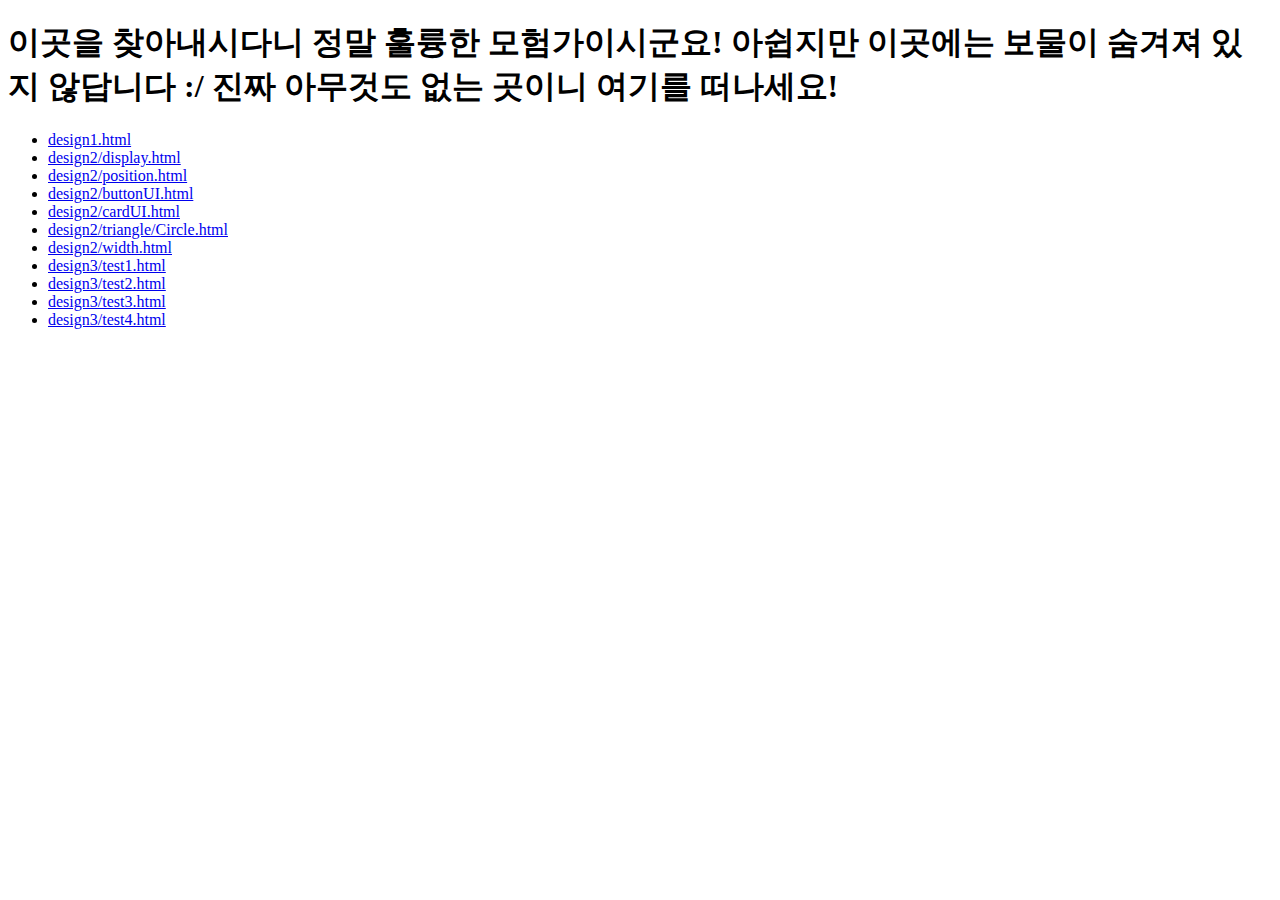
<file: index.html>
<!DOCTYPE html>
<html>

<head>
    <meta charset="UTF-8">
    <meta name="viewport" content="width=device-width, initial-scale=1.0">
    <title>making pages</title>
</head>

<body>
    <h1>이곳을 찾아내시다니 정말 훌륭한 모험가이시군요! 아쉽지만 이곳에는 보물이 숨겨져 있지 않답니다 :/ 진짜 아무것도 없는 곳이니 여기를 떠나세요!</h1>
    <ul>
        <li><a href="design1/home.html">design1.html</a></li>
        <li><a href="design2/display.html">design2/display.html</a></li>
        <li><a href="design2/position.html">design2/position.html</a></li>
        <li><a href="design2/buttonUI.html">design2/buttonUI.html</a></li>
        <li><a href="design2/cardUI.html">design2/cardUI.html</a></li>
        <li><a href="design2/triangleCircle.html">design2/triangle/Circle.html</a></li>
        <li><a href="design2/width.html">design2/width.html</a></li>
        <li><a href="design3/test1.html">design3/test1.html</a></li>
        <li><a href="design3/test2.html">design3/test2.html</a></li>
        <li><a href="design3/test3.html">design3/test3.html</a></li>
        <li><a href="design3/test4.html">design3/test4.html</a></li>
    </ul>
</body>
</file>
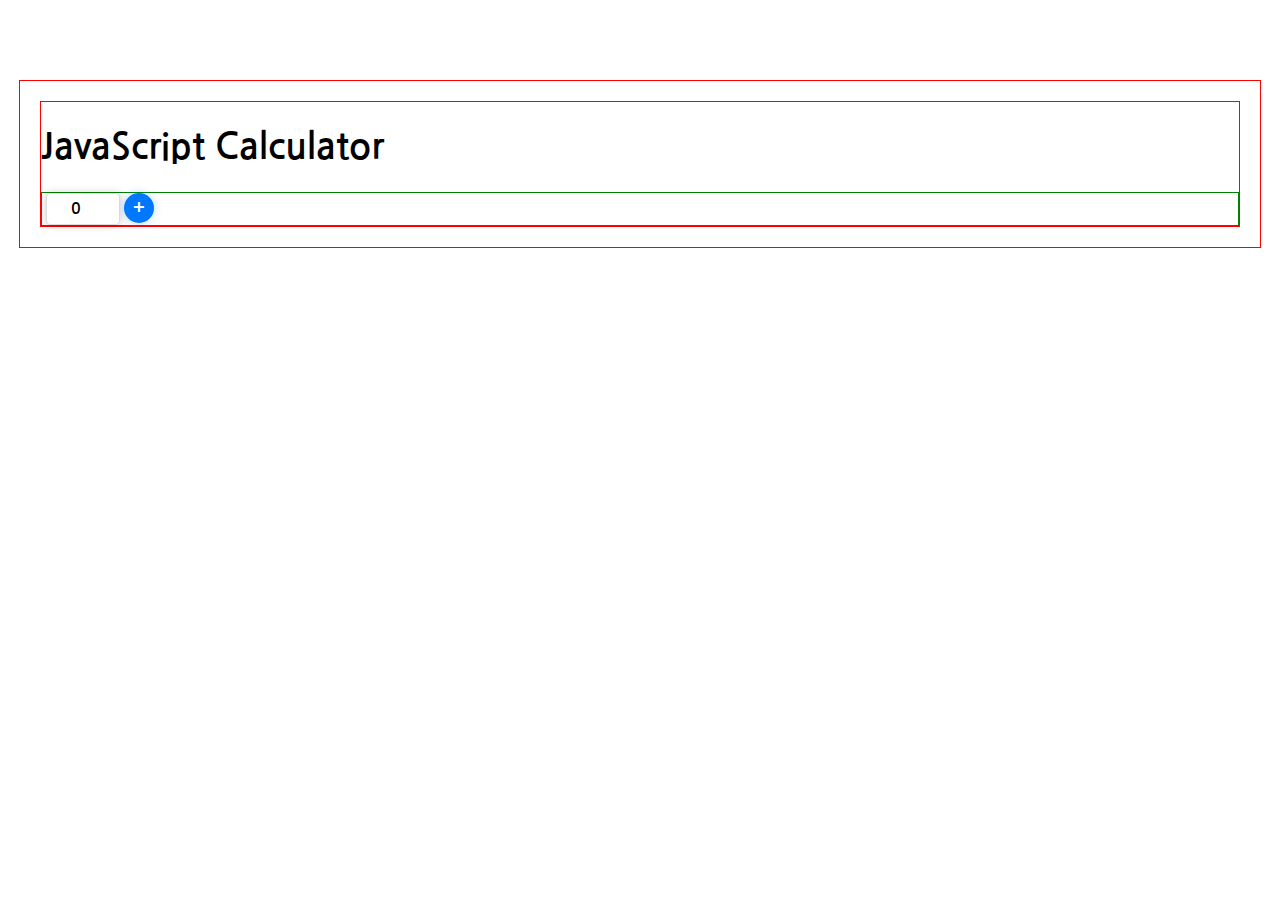
<file: calculator/calc.html>
<!DOCTYPE html>
<html>

<head>
    <meta charset="UTF-8">
    <meta name="viewport" content="width=device-width, initial-scale=1.0">
    <title>인피케이 홈페이지</title>
    <link rel="stylesheet" type="text/css" href="css/normalize.css">
    <link rel="stylesheet" type="text/css" href="css/calc.css">
    <link href="https://fonts.googleapis.com/css2?family=Nanum+Gothic:wght@400;700;800&display=swap" rel="stylesheet">
</head>

<body>
    <div class="container">
        <div class="calc-area">
            <h1>JavaScript Calculator</h1>
            <div class="num1-area">
                <span class="inline-block"><input type="number" id="num1" name="number" value="0"/></span>
                <span class="inline-block"><button onclick="" class="btn0-small">+</button></span>
            </div>
        </div>
    </div>
</body>

</html>
</file>
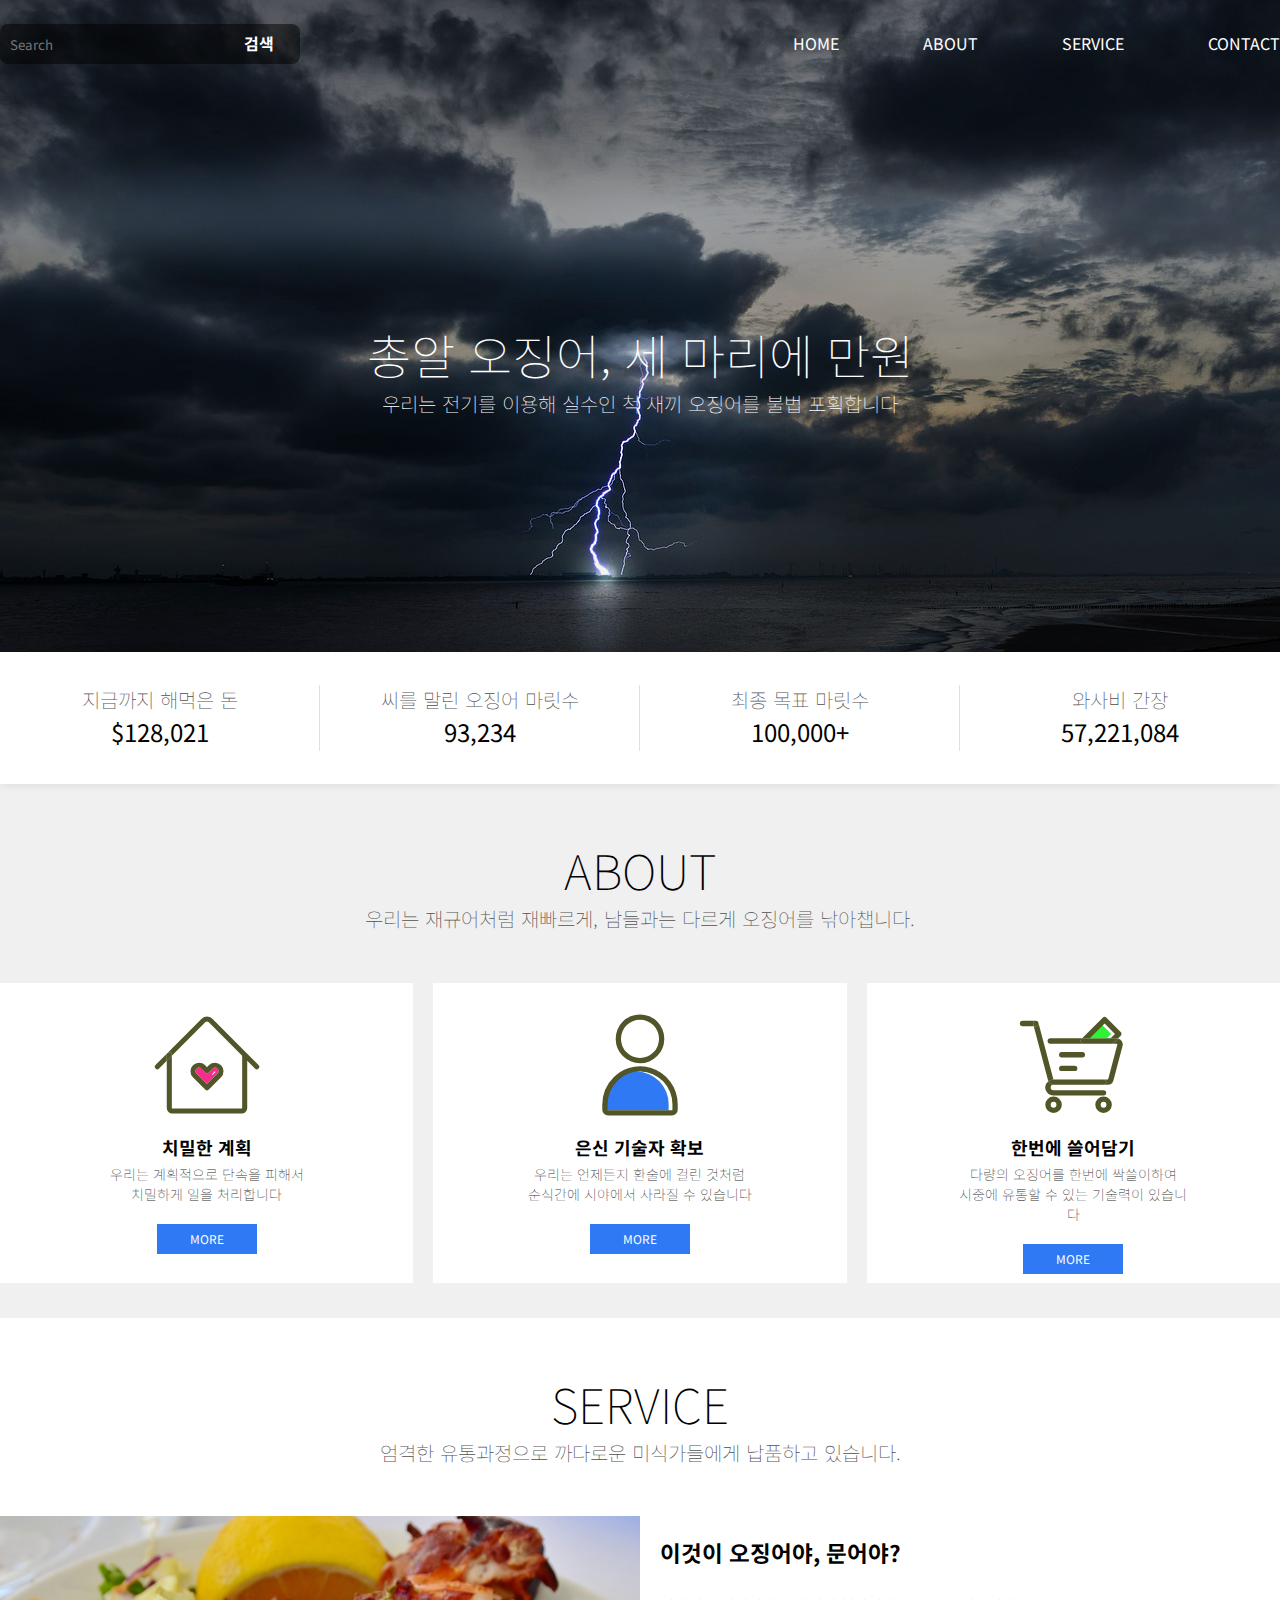
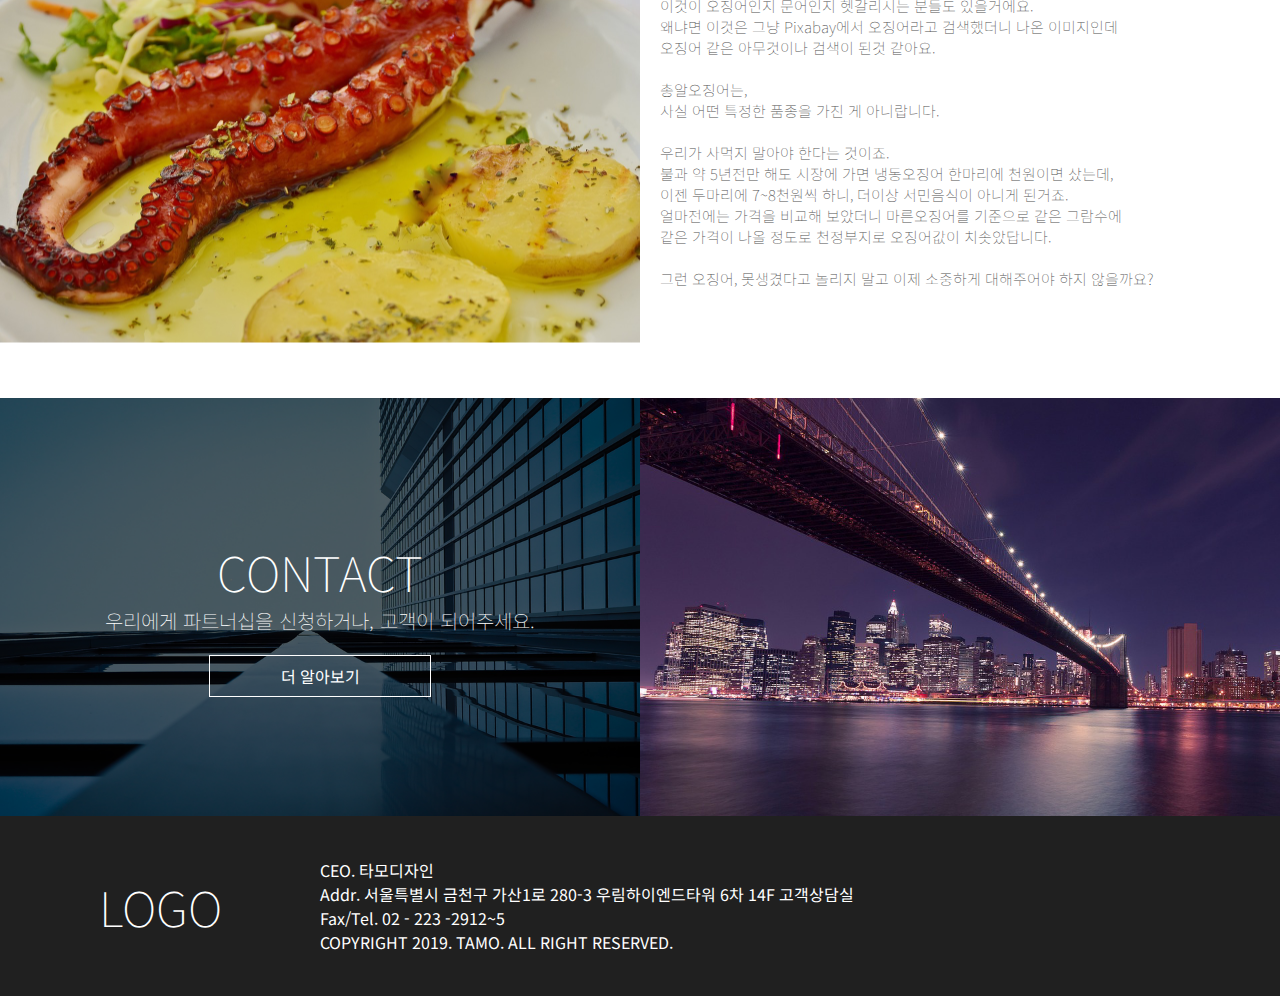
<file: design1/home.html>
<!DOCTYPE html>
<html lang="ko">

<head>
    <link href="https://fonts.googleapis.com/css2?family=Noto+Sans+KR&display=swap" rel="stylesheet">
    <link rel="stylesheet" type="text/css" href="style.css">
    <title>Copy Page</title>
</head>

<body>
    <div class="wrap">
        <div class="intro_bg">
            <div class="header" id="link_header">
                <div class="search_area">
                    <form>
                        <input type="search" placeholder="Search">
                        <span>검색</span>
                    </form>
                </div>
                <ul class="nav">
                    <li><a href="#link_header">HOME</a></li>
                    <li><a href="#link_about">ABOUT</a></li>
                    <li><a href="#link_service">SERVICE</a></li>
                    <li><a href="#link_contact">CONTACT</a></li>
                </ul>
            </div>
            <div class="intro_text">
                <h1>총알 오징어, 세 마리에 만원</h1>
                <h4>우리는 전기를 이용해 실수인 척 새끼 오징어를 불법 포획합니다</h4>
            </div>
        </div>
        <!-- intro end -->

        <ul class="amount">
            <li>
                <div>
                    <div class="amount_title">지금까지 해먹은 돈</div>
                    <div class="amount_value">$128,021</div>
                </div>
            </li>
            <li>
                <div>
                    <div class="amount_title">씨를 말린 오징어 마릿수</div>
                    <div class="amount_value">93,234</div>
                </div>
            </li>
            <li>
                <div>
                    <div class="amount_title">최종 목표 마릿수</div>
                    <div class="amount_value">100,000+</div>
                </div>
            </li>
            <li>
                <div>
                    <div class="amount_title">와사비 간장</div>
                    <div class="amount_value">57,221,084</div>
                </div>
            </li>
        </ul>
        <!-- amount end -->

        <div class="main0" id="link_about">
            <h1>ABOUT</h1>
            <h4>우리는 재규어처럼 재빠르게, 남들과는 다르게 오징어를 낚아챕니다.</h4>
            <ul class="main0_icons">
                <li>
                    <div class="icon_img">
                        <img src="image/icon2.svg">
                    </div>
                    <div class="main0_title">치밀한 계획</div>
                    <div class="main0_desc">우리는 계획적으로 단속을 피해서<br>치밀하게 일을 처리합니다</div>
                    <div class="btn0">MORE</div>
                </li>
                <li>
                    <div class="icon_img">
                        <img src="image/icon0.svg">
                    </div>
                    <div class="main0_title">은신 기술자 확보</div>
                    <div class="main0_desc">우리는 언제든지 환술에 걸린 것처럼<br>순식간에 시야에서 사라질 수 있습니다</div>
                    <div class="btn0">MORE</div>
                </li>
                <li>
                    <div class="icon_img">
                        <img src="image/icon1.svg">
                    </div>
                    <div class="main0_title">한번에 쓸어담기</div>
                    <div class="main0_desc">다량의 오징어를 한번에 싹쓸이하여<br>시중에 유통할 수 있는 기술력이 있습니다</div>
                    <div class="btn0">MORE</div>
                </li>
            </ul>
        </div>
        <!-- main0 end -->

        <div class="main1" id="link_service">
            <h1>SERVICE</h1>
            <h4>엄격한 유통과정으로 까다로운 미식가들에게 납품하고 있습니다.</h4>
            <div class="service">
                <div class="food_photo">
                    <img src="image/food.png">
                </div>
                <div class="food_desc">
                    <h2>이것이 오징어야, 문어야?</h2>
                    이것이 오징어인지 문어인지 헷갈리시는 분들도 있을거에요.
                    <br>왜냐면 이것은 그냥 Pixabay에서 오징어라고 검색했더니 나온 이미지인데
                    <br>오징어 같은 아무것이나 검색이 된것 같아요.
                    <br>
                    <br>총알오징어는,
                    <br>사실 어떤 특정한 품종을 가진 게 아니랍니다.
                    <br>
                    <br>우리가 사먹지 말아야 한다는 것이죠.
                    <br>불과 약 5년전만 해도 시장에 가면 냉동오징어 한마리에 천원이면 샀는데,
                    <br>이젠 두마리에 7~8천원씩 하니, 더이상 서민음식이 아니게 된거죠.
                    <br>얼마전에는 가격을 비교해 보았더니 마른오징어를 기준으로 같은 그람수에
                    <br>같은 가격이 나올 정도로 천정부지로 오징어값이 치솟았답니다.
                    <br>
                    <br>그런 오징어, 못생겼다고 놀리지 말고 이제 소중하게 대해주어야 하지 않을까요?
                </div>
            </div>
        </div>
        <!-- main1 end -->

        <div class="main2" id="link_contact">
            <ul>
                <li>
                    <div><h1>CONTACT</h1></div>
                    <div><h4>우리에게 파트너십을 신청하거나, 고객이 되어주세요.</h4></div>
                    <div class="btn1">
                        더 알아보기
                    </div>
                </li>
                <li></li>
            </ul>
        </div>
        <!-- main2 end -->
        
        <footer>
            <div><h1>LOGO</h1></div>
            <div>
                CEO. 타모디자인
                <br>Addr. 서울특별시 금천구 가산1로 280-3 우림하이엔드타워 6차 14F 고객상담실
                <br>Fax/Tel. 02 - 223 -2912~5
                <br>COPYRIGHT 2019. TAMO. ALL RIGHT RESERVED.
            </div>
        </footer>
    </div>
</body>

</html>
</file>
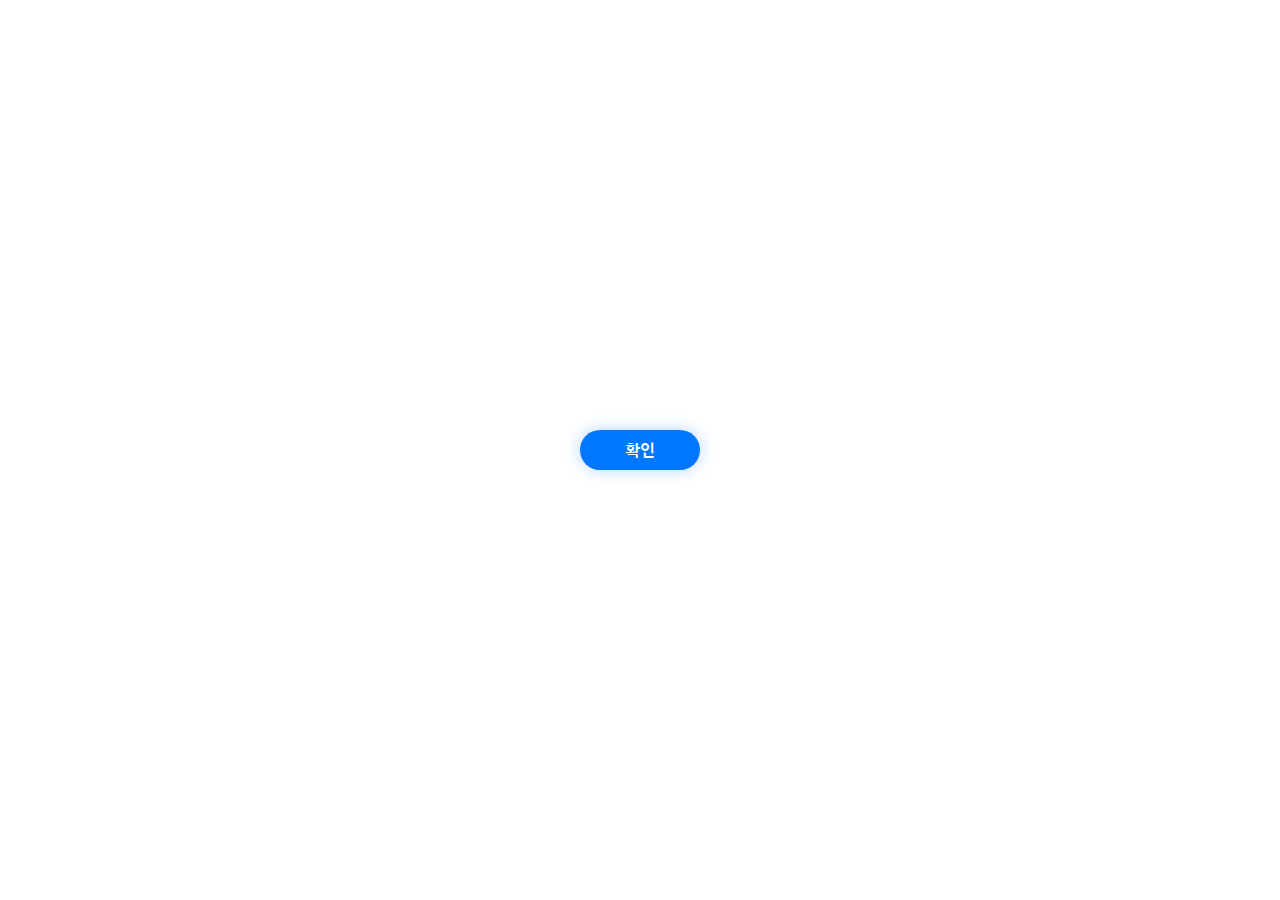
<file: design2/buttonUI.html>
<!DOCTYPE html>
<html>

<head>
    <meta charset="utf-8">
    <title>Button UI</title>
    <link rel="stylesheet" type="text/css" href="css/buttonUI.css">
    <link href="https://fonts.googleapis.com/css2?family=Nanum+Gothic:wght@400;700;800&display=swap" rel="stylesheet">
</head>

<body>
    <!-- <a href="https://naver.com" target="_blank">네이버 바로가기 (새 탭에서 열기)</a> -->
    <button class="btn0">확인</button>
</body>

</html>
</file>
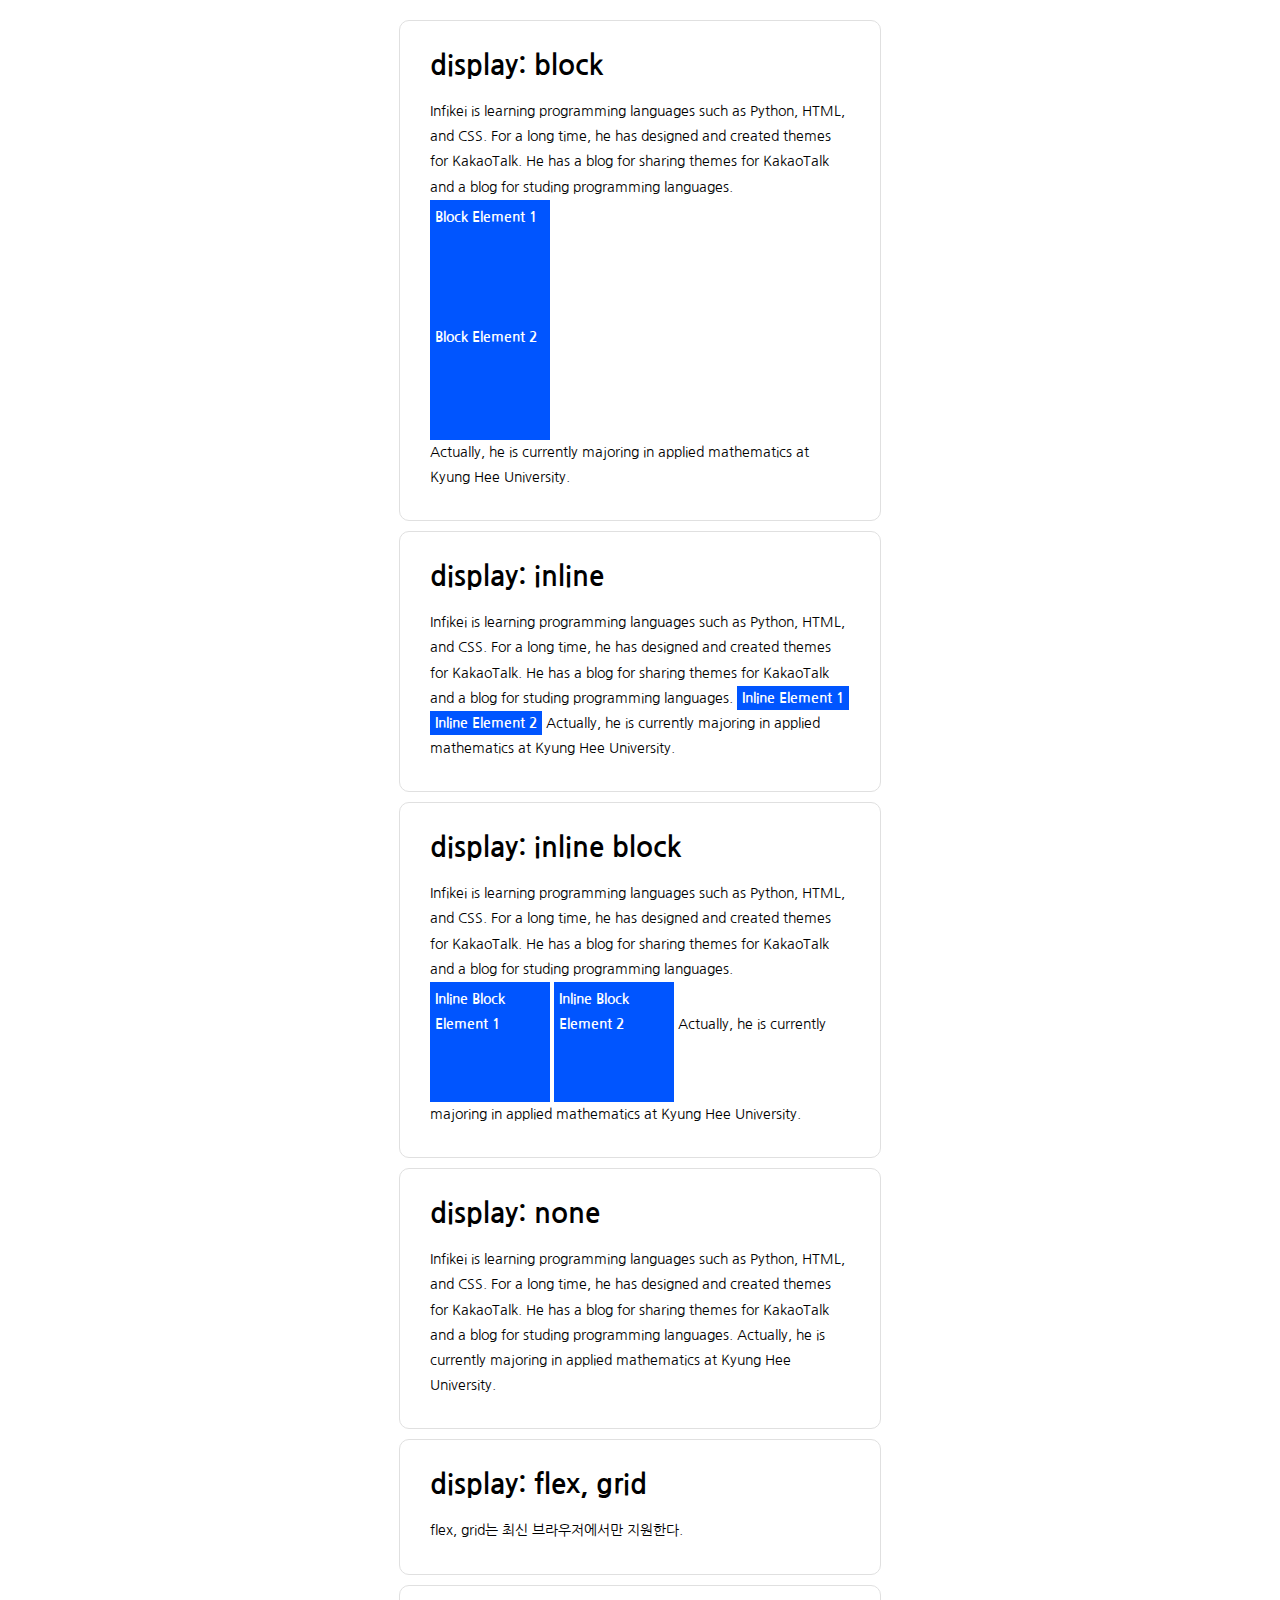
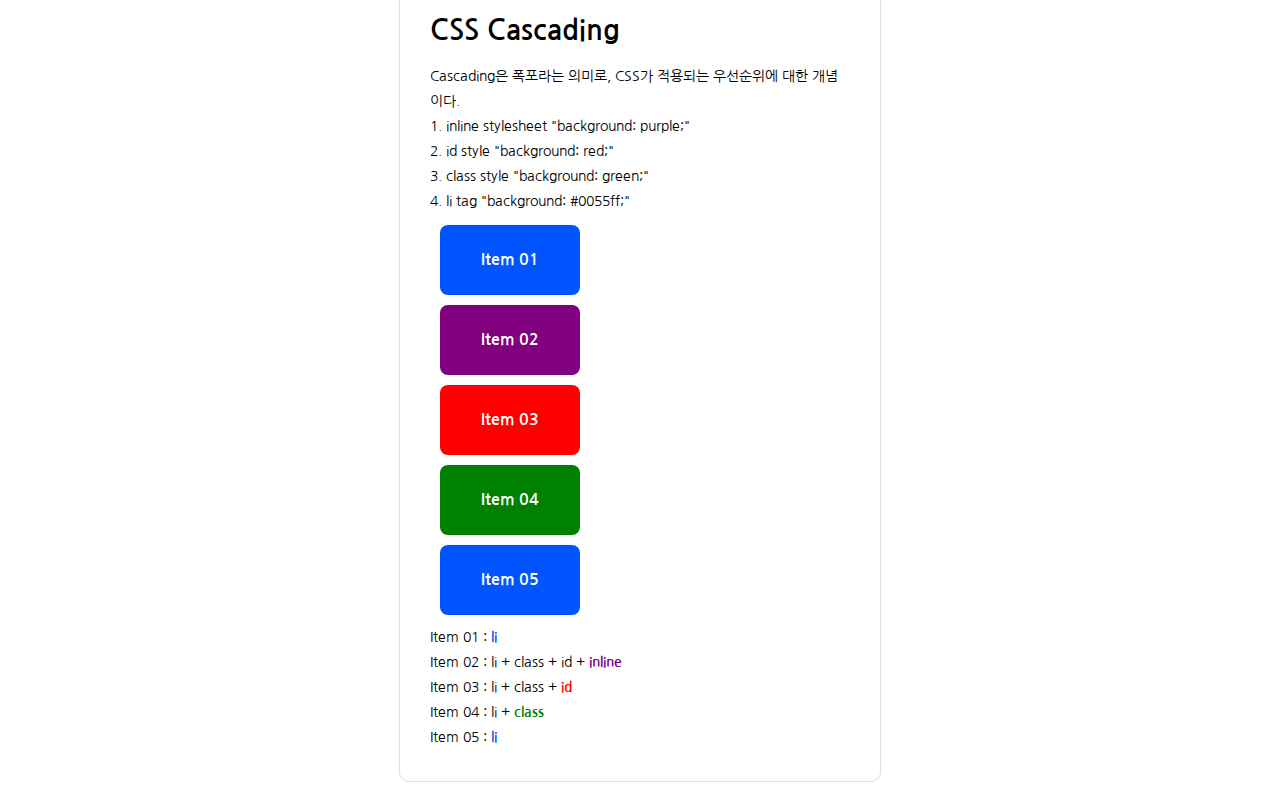
<file: design2/display.html>
<!DOCTYPE html>
<html>

<head>
    <meta charset="utf-8">
    <meta name="viewport" content="width=device-width, initial-scale=1">
    <title>Document</title>
    <link rel="stylesheet" type="text/css" href="css/display.css">
    <link href="https://fonts.googleapis.com/css2?family=Nanum+Gothic:wght@400;700;800&display=swap" rel="stylesheet">
</head>

<body>
    <div class="container">
        <div class="card">
            <h1>display: block</h1>
            <p>Infikei is learning programming languages such as Python, HTML, and CSS. For a long time, he has designed
                and created themes for KakaoTalk. He has a blog for sharing themes for KakaoTalk and a blog for studing
                programming languages.
                <span class="block">Block Element 1</span>
                <span class="block">Block Element 2</span>
                Actually, he is currently majoring in applied mathematics at Kyung Hee University.
            </p>
        </div>

        <div class="card">
            <h1>display: inline</h1>
            <p>Infikei is learning programming languages such as Python, HTML, and CSS. For a long time, he has designed
                and created themes for KakaoTalk. He has a blog for sharing themes for KakaoTalk and a blog for studing
                programming languages.
                <span class="inline">Inline Element 1</span>
                <span class="inline">Inline Element 2</span>
                Actually, he is currently majoring in applied mathematics at Kyung Hee University.
            </p>
        </div>

        <div class="card">
            <h1>display: inline block</h1>
            <p>Infikei is learning programming languages such as Python, HTML, and CSS. For a long time, he has designed
                and created themes for KakaoTalk. He has a blog for sharing themes for KakaoTalk and a blog for studing
                programming languages.
                <span class="inline-block">Inline Block Element 1</span>
                <span class="inline-block">Inline Block Element 2</span>
                Actually, he is currently majoring in applied mathematics at Kyung Hee University.
            </p>
        </div>

        <div class="card">
            <h1>display: none</h1>
            <p>Infikei is learning programming languages such as Python, HTML, and CSS. For a long time, he has designed
                and created themes for KakaoTalk. He has a blog for sharing themes for KakaoTalk and a blog for studing
                programming languages.
                <span class="none">Inline Block Element 1</span>
                <span class="none">Inline Block Element 2</span>
                Actually, he is currently majoring in applied mathematics at Kyung Hee University.
            </p>
        </div>

        <div class="card">
            <h1>display: flex, grid</h1>
            <p>flex, grid는 최신 브라우저에서만 지원한다.</p>
        </div>

        <div class="card">
            <h1>CSS Cascading</h1>
            <p>Cascading은 폭포라는 의미로, CSS가 적용되는 우선순위에 대한 개념이다.<br>
                1. inline stylesheet "background: purple;"<br>
                2. id style "background: red;"<br>
                3. class style "background: green;"<br>
                4. li tag "background: #0055ff;"</p>
            <ul class="cascading">
                <li>Item 01</li>
                <li class="class_selector" id="id_selector" style="background: purple;">Item 02</li>
                <li class="class_selector" id="id_selector2">Item 03</li>
                <li class="class_selector">Item 04</li>
                <li>Item 05</li>
            </ul>
            <p>Item 01 : <b style="color: #0055ff;">li</b><br>
                Item 02 : li + class + id + <b style="color: purple;">inline</b><br>
                Item 03 : li + class + <b style="color: red;">id</b><br>
                Item 04 : li + <b style="color: green;">class</b><br>
                Item 05 : <b style="color: #0055ff;">li</b>
            </p>
        </div>
    </div>
</body>

</html>
</file>
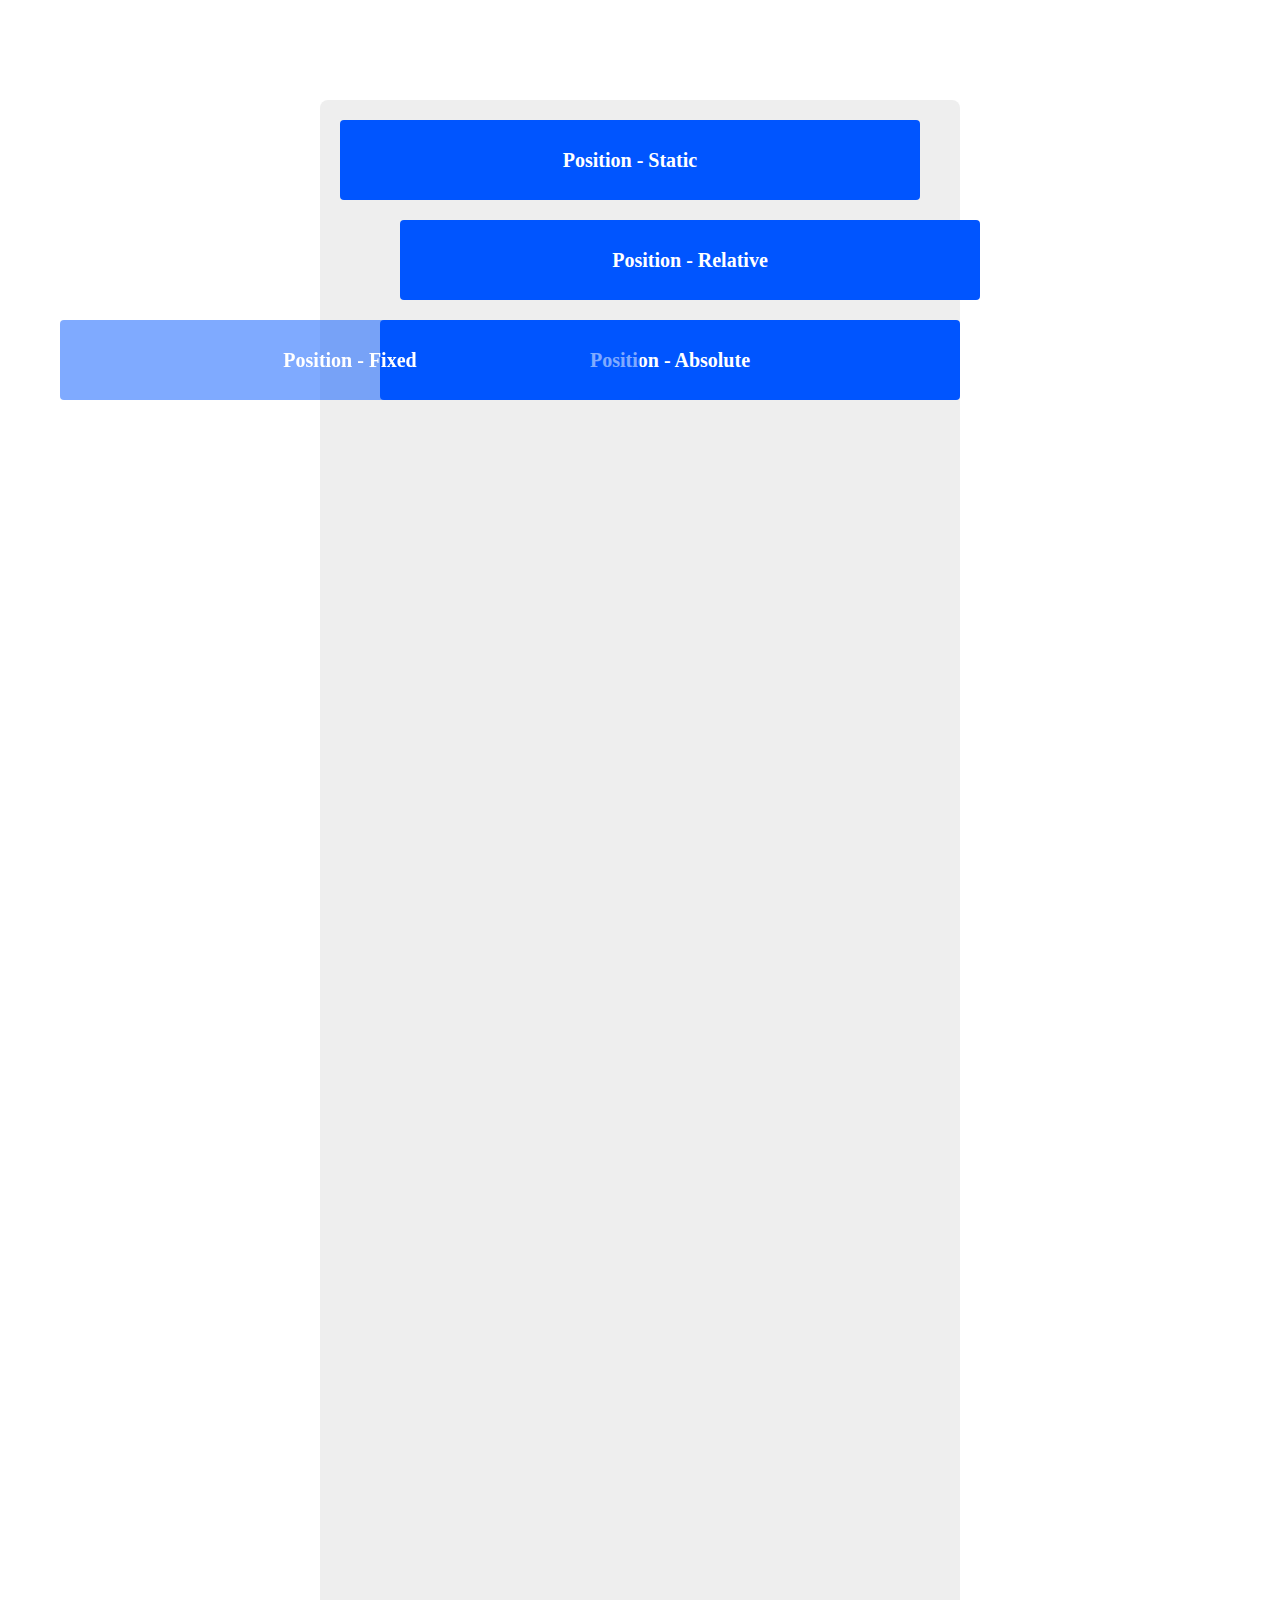
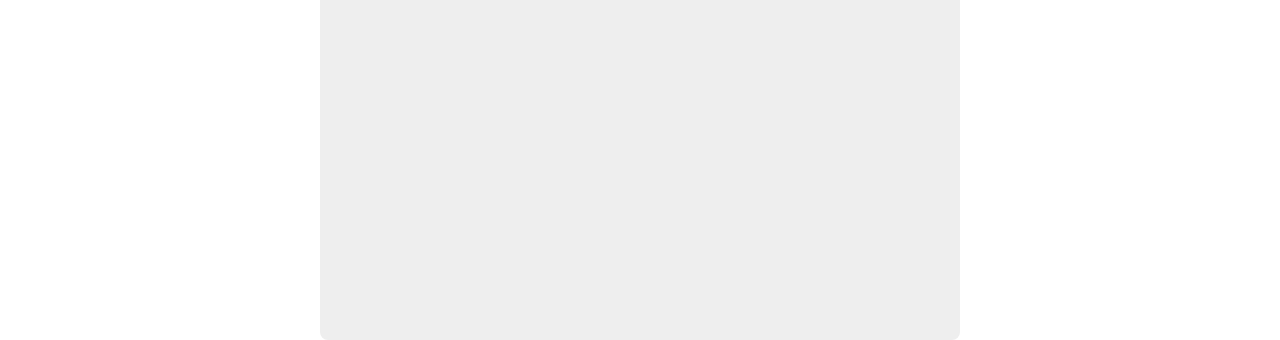
<file: design2/position.html>
<!DOCTYPE html>
<html>

<head>
    <meta charset="utf-8">
    <meta name="viewport" content="width=device-width, initial-scale=1">
    <title>CSS Position</title>
    <link rel="stylesheet" type="text/css" href="css/reset.css">
    <link rel="stylesheet" type="text/css" href="css/position.css">
    <link href="https://fonts.googleapis.com/css2?family=Nanum+Gothic:wght@400;700;800&display=swap" rel="stylesheet">
</head>

<body>
    <div class="item-wrap">
        <div class="item static">Position - Static</div>
        <div class="item relative">Position - Relative</div>
        <div class="item absolute">Position - Absolute</div>
        <div class="item fixed">Position - Fixed</div>
    </div>
</body>

</html>
</file>
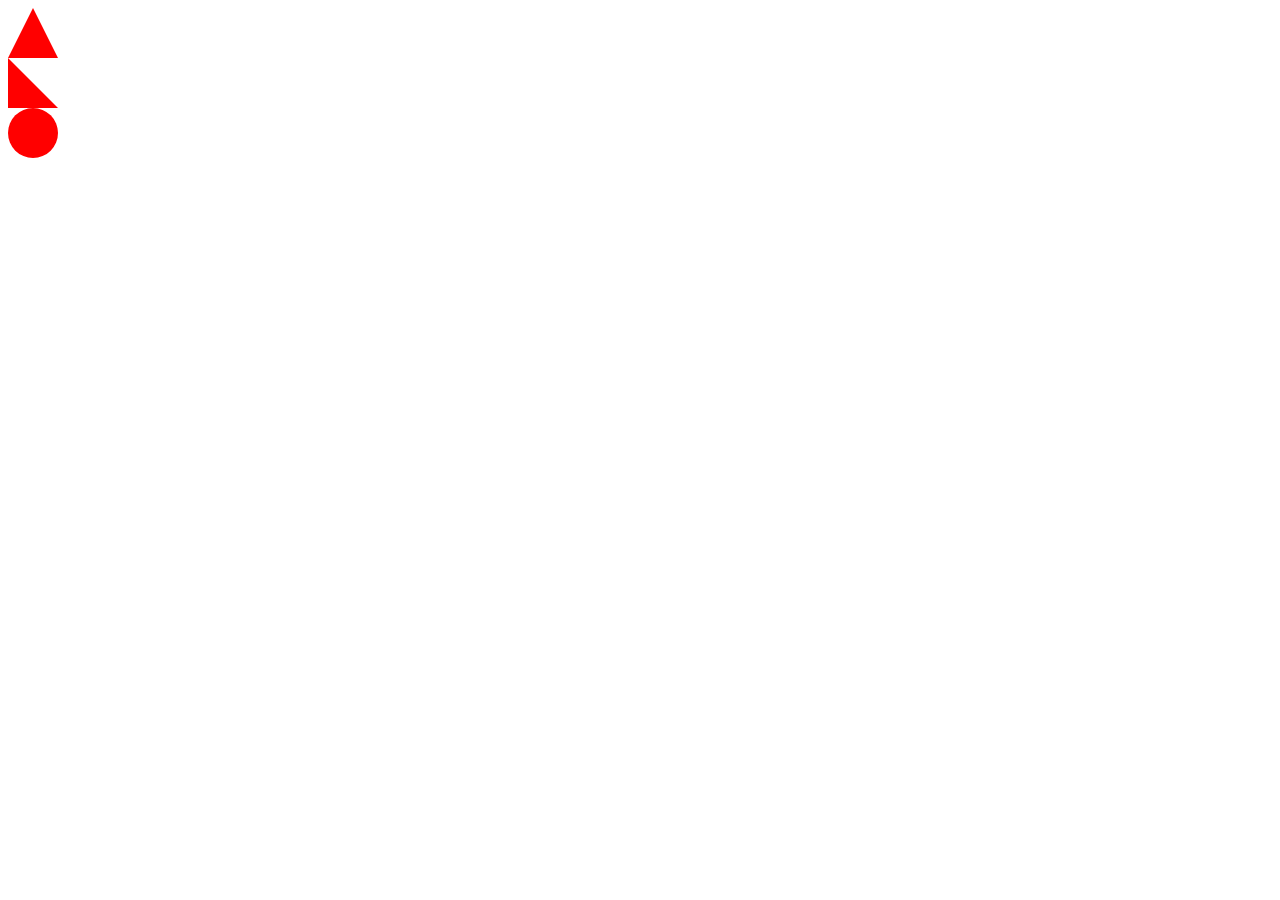
<file: design2/triangleCircle.html>
<!DOCTYPE html>
<html>

<head>
    <meta charset="utf-8">
    <meta name="viewport" content="width=device-width, initial-scale=1">
    <title>Document</title>
    <link rel="stylesheet" type="text/css" href="css/triangleCircle.css">
    <link href="https://fonts.googleapis.com/css2?family=Nanum+Gothic:wght@400;700;800&display=swap" rel="stylesheet">
</head>

<body>
    <div class="triangle1"></div>
    <div class="triangle2"></div>
    <div class="circle"></div>
</body>

</html>
</file>
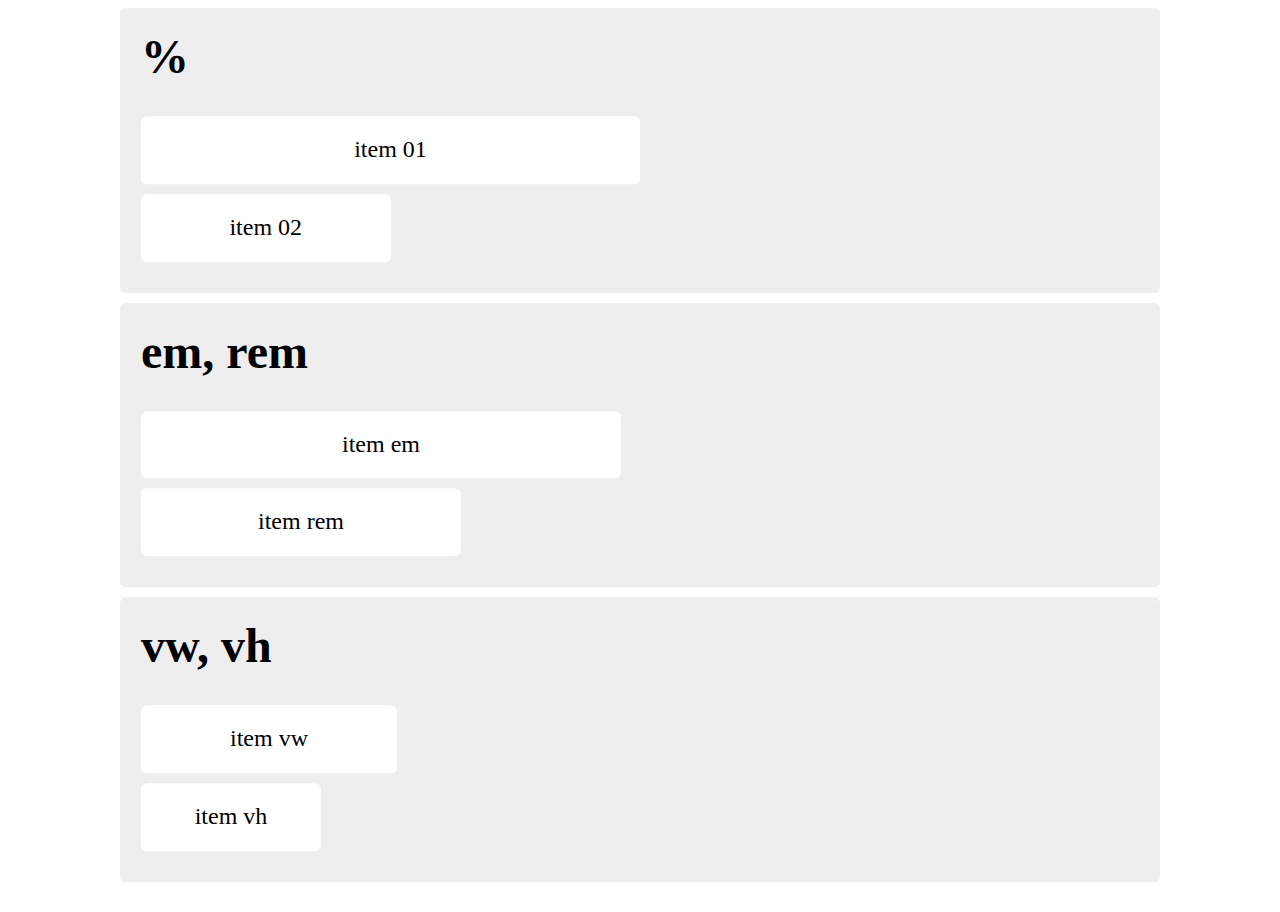
<file: design2/width.html>
<!DOCTYPE html>
<html>

<head>
    <meta charset="utf-8">
    <meta name="viewport" content="width=device-width, initial-scale=1">
    <title>단위</title>
    <link rel="stylesheet" type="text/css" href="css/normalize.css">
    <link rel="stylesheet" type="text/css" href="css/width.css">
    <link href="https://fonts.googleapis.com/css2?family=Nanum+Gothic:wght@400;700;800&display=swap" rel="stylesheet">
</head>

<body>
    <div class="center">
        <div class="item-wrap percent-wrap">
            <h1>%</h1>
            <div class="item">item 01</div>
            <div class="item-parent">
                <div class="item">item 02</div>
            </div>
        </div>

        <div class="item-wrap em-wrap">
            <!-- 폰트 크기에 따른 가변 값 -->
            <h1>em, rem</h1>
            <div class="item-parent">
                <div class="item item-em">item em</div>
            </div>
            <div class="item item-rem">item rem</div>
            <!-- root(최상위 요소) 기준 -->
        </div>

        <div class="item-wrap v-wrap">
            <h1>vw, vh</h1>
            <div class="item item-vw">item vw</div>
            <div class="item item-vh">item vh</div>
        </div>
    </div>
</body>

</html>
</file>
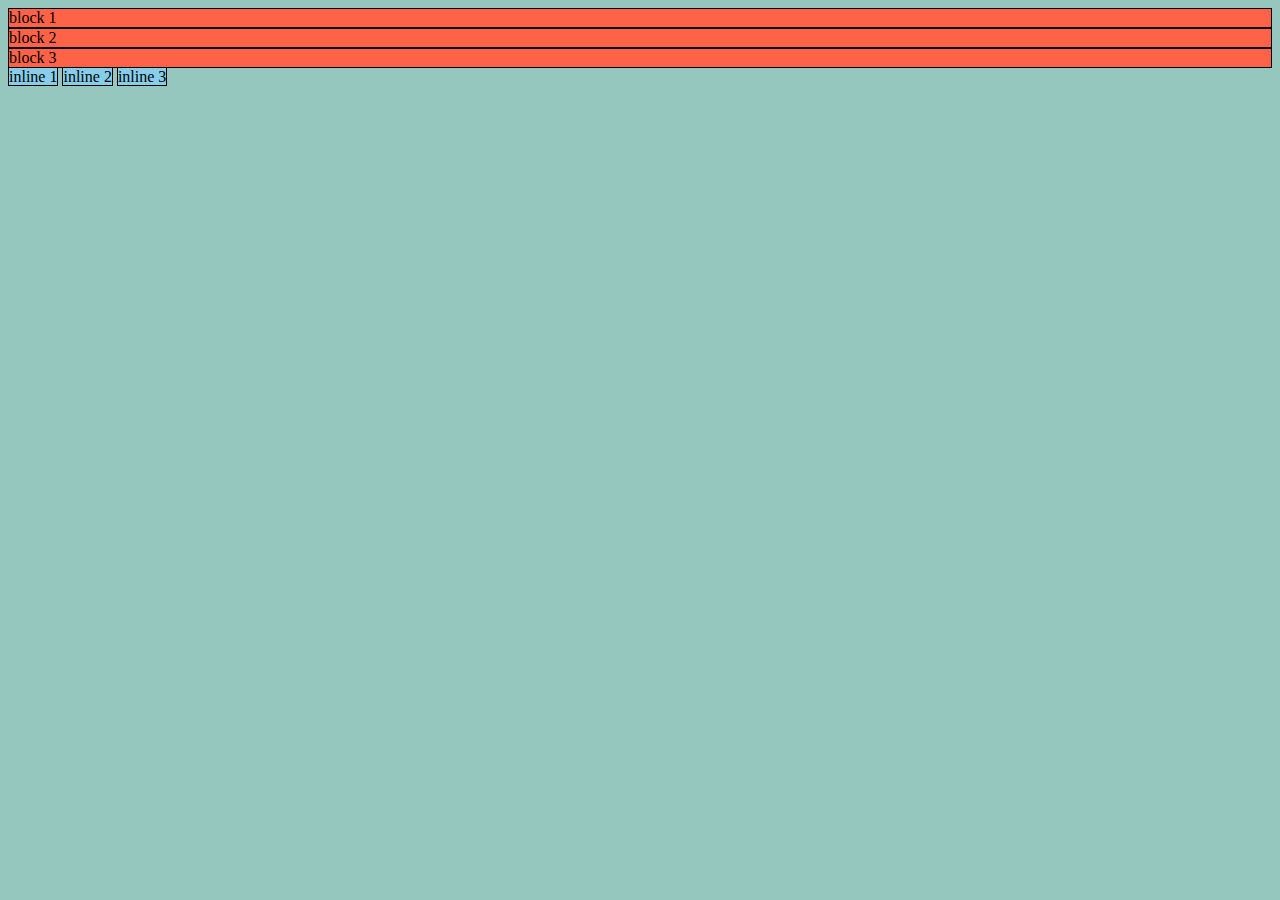
<file: design3/test1.html>
<!DOCTYPE html>
<html>

<head>
    <title>Test Page 1</title>
</head>

<body>
    <style>
        body {
            background-color: #95c7bf;
        }

        .blockTag > div {
            background: tomato;
            border: 1px solid black
        }

        .inlineTag > span {
            background: skyblue;
            border: 1px solid black
        }
        
    </style>

    <div class="blockTag">
        <div>block 1</div>
        <div>block 2</div>
        <div>block 3</div>
    </div>

    <div class="inlineTag">
        <span>inline 1</span>
        <span>inline 2</span>
        <span>inline 3</span>
    </div>

</body>

</html>
</file>
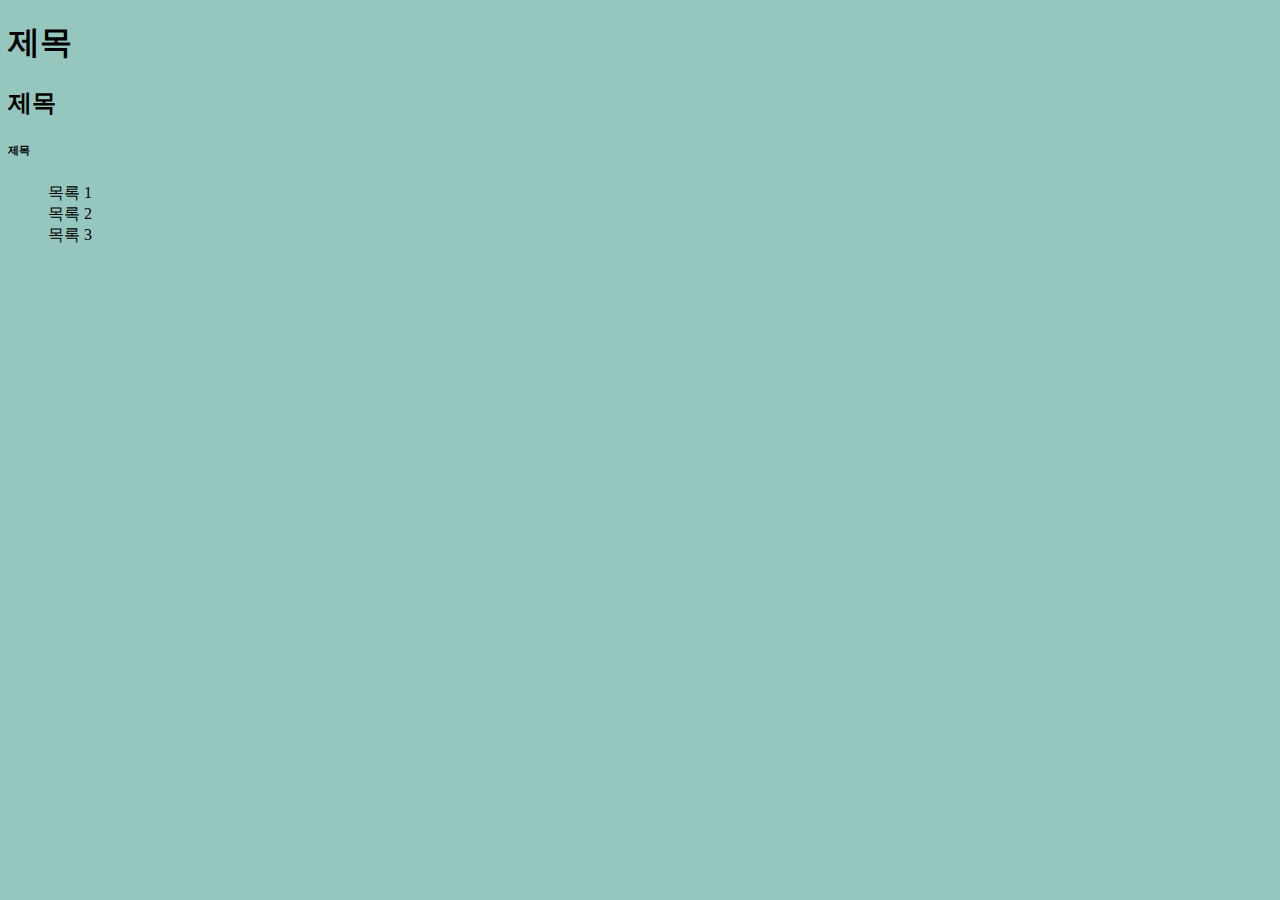
<file: design3/test2.html>
<!DOCTYPE html>
<html>

<head>
    <title>Test Page 2</title>
</head>

<body>
    <style>
        body {
            background-color: #95c7bf;
        }

        li {
            list-style: none;
        }
        
    </style>

    <h1>제목</h1>
    <h2>제목</h2>
    <h6>제목</h6>

    <ul>
        <li>목록 1</li>
        <li>목록 2</li>
        <li>목록 3</li>
    </ul>

</body>

</html>
</file>
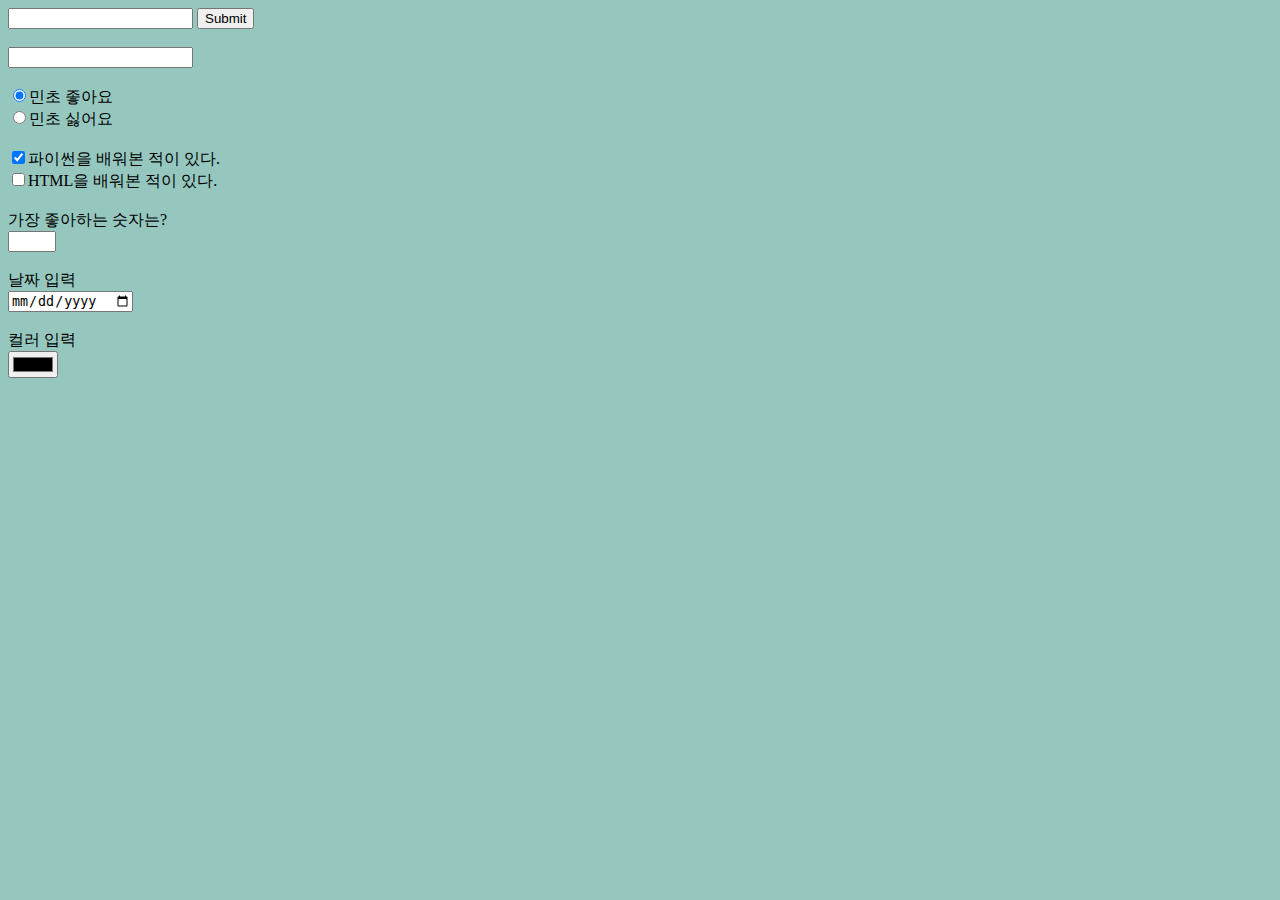
<file: design3/test3.html>
<!DOCTYPE html>
<html>

<head>
    <title>Test Page 3</title>
</head>

<body>
    <style>
        body {
            background-color: #95c7bf;
        }
    </style>

    <form>
        <input type="text" name="input_text">
        <input type="submit" name="submit"><br><br>
        
        <input type="password" name="password"><br><br>

        <input type="radio" name="mint" value="good" checked>민초 좋아요<br>
        <input type="radio" name="mint" value="bad">민초 싫어요<br><br>

        <input type="checkbox" name="study" value="python" checked>파이썬을 배워본 적이 있다.<br>
        <input type="checkbox" name="study" value="html">HTML을 배워본 적이 있다.<br><br>

        가장 좋아하는 숫자는?<br>
        <input type="number" name="number1" min="1" max="9"><br><br>

        날짜 입력<br>
        <input type="date" name="date1"><br><br>
        
        컬러 입력<br>
        <input type="color" name="color1"><br><br>

    </form>

</body>

</html>
</file>
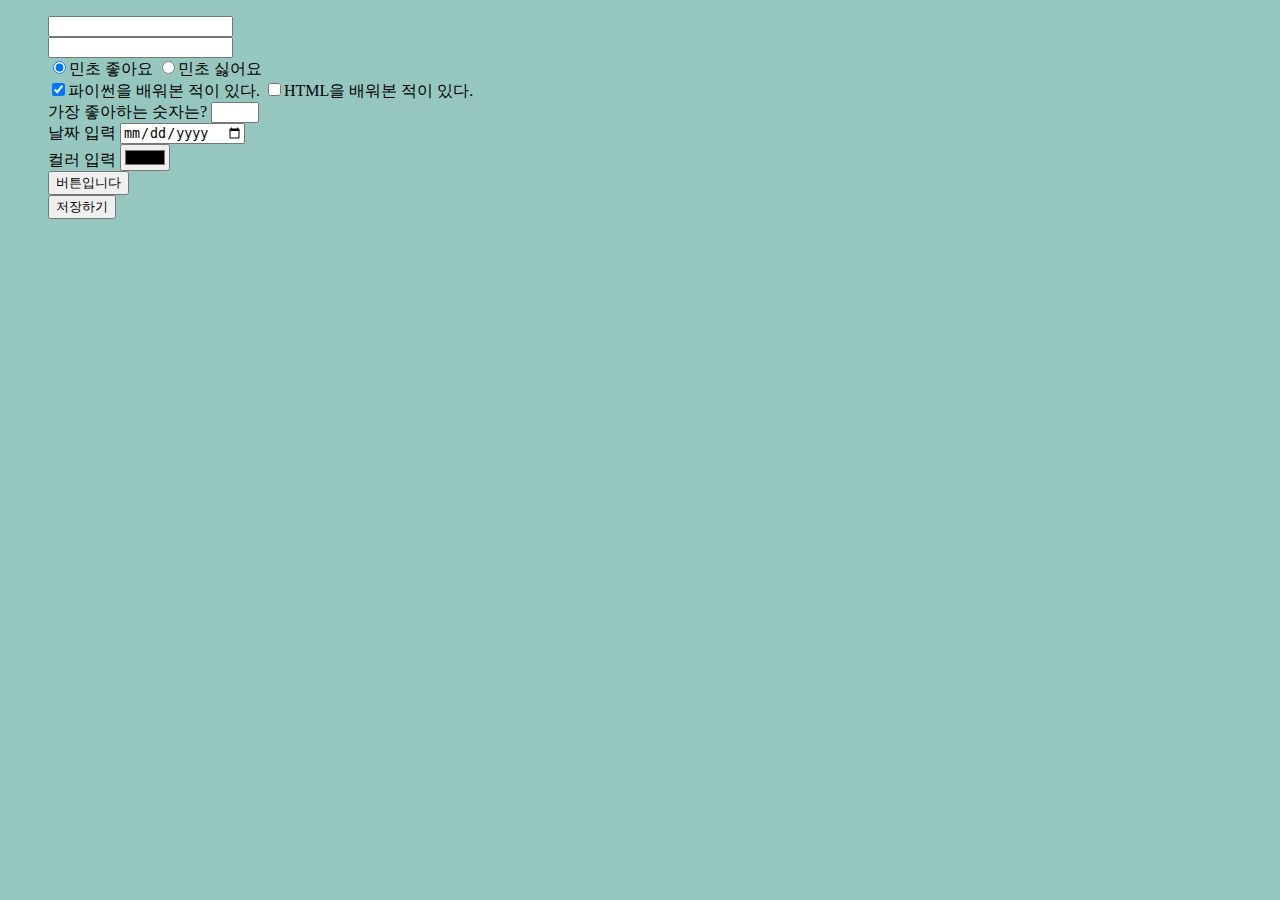
<file: design3/test4.html>
<!DOCTYPE html>
<html>

<head>
    <title>Test Page 4</title>
</head>

<body>
    <style>
        body {
            background-color: #95c7bf;
        }

        li {
            list-style: none;
        }
    </style>

    <form>
        <ul>
            <li><input type="text" name="input_text"></li>
            <li><input type="password" name="password"></li>

            <li>
                <label><input type="radio" name="mint" value="good" checked>민초 좋아요</label>
                <label><input type="radio" name="mint" value="bad">민초 싫어요</label>
            </li>

            <li>
                <label><input type="checkbox" name="study" id="python" checked>파이썬을 배워본 적이 있다.</label>
                <label><input type="checkbox" name="study" id="html">HTML을 배워본 적이 있다.</label>
            </li>

            <li>가장 좋아하는 숫자는?
            <input type="number" name="number1" min="1" max="9"></li>
    
            <li>날짜 입력
            <input type="date" name="date1"></li>
            
            <li>컬러 입력
            <input type="color" name="color1"></li>

            <li><input type="button" name="button1" value="버튼입니다"> </li>
            <li><input type="submit" name="submit1" value="저장하기"></li>
        </ul>
        
    </form>

</body>

</html>
</file>
<file: calculator/css/calc.css>
* {
    text-decoration: none;
    list-style: none;
    border-collapse: collapse;
    margin: 0px;
    padding: 0px;
    color: #000;
    font-family: 'Nanum Gothic', sans-serif;
}

h1 {
    font-size: 36px;
    font-weight: 700;
}

.inline-block {
    display: inline-block;
}

.container {
    width: 100%;
    max-width: 1200px;
    padding: 20px;
    margin: auto;
    margin-top: 80px;
    /* text-align: center; */
    border: 1px solid red;
}

.calc-area {
    border: 1px solid red;
}

.num1-area {
    border: 1px solid green;
}

.num1-area > p {
    font-size: 16px;
    font-weight: 700;
}

#num1 {
    width: 72px;
    height: 30px;
    margin-left: 4px;
    border: 1px solid #ddd;
    border-radius: 4px;
    box-shadow: 0 0 8px rgba(0,0,0,0.2);
    background: #fff;
    color: #000;
    font-size: 16px;
    font-weight: 700;
    text-align: center;
}

#num1:focus {
    outline: 0;
}

.btn0-small {
    width: 30px;
    height: 30px;
    border-radius: 30px;
    border: none;
    background: #0077ff;
    color: #fff;
    box-shadow: 0px 0px 8px rgba(0, 119, 255, 0.3);
    font-size: 18px;
    font-weight: 700;
    text-align: center;
    cursor: pointer;
    transition: 0.3s;
}
</file>
<file: design1/style.css>
* {
    font-family: 'Noto Sans KR', sans-serif;
    list-style: none;
    text-decoration: none;
    border-collapse: collapse;
    margin: 0px;
    padding: 0px;
    color: #000;
}

h1 {
    font-size: 48px;
    font-weight: 100;
}

h4 {
    font-size: 20px;
    font-weight: lighter;
}

/* intro */

.intro_bg {
    background-image: url("image/intro.png");
    width: 100%;
    height: 718px;
}

.header {
    display: flex;
    width: 1280px;
    height: 88px;
    margin: auto;
    /* background: blue; */
}

.search_area {
    width: 300px;
    height: 40px;
    border-radius: 8px;
    margin-top: 24px;
    background: rgba(0,0,0,0.5);
}

.search_area > form > input {
    border: none;
    background: rgba(0,0,0,0.0);
    width: 240px;
    height: 40px;
    color: #fff;
    padding-left: 10px;
}

.search_area > form > span {
    width: 60px;
    color: #fff;
    font-weight: bold;
    cursor: pointer;
}

.nav {
    display: flex;
    justify-content: flex-end;
    line-height: 86px;
    width: calc(1280px - 300px);
}

.nav > li {
    margin-left: 84px;
}

.nav > li > a {
    color: #fff;
}

.intro_text {
    width: 100%;
    margin: 231px auto 231px auto;
    text-align: center;
}

.intro_text > h1,
.intro_text > h4 {
    color: #fff;
}

/* amount */

.amount {
    position: relative;
    top: -66px;
    display: flex;
    width: 1280px;
    margin: auto;
    background: #fff;
    box-shadow: 0px 0px 10px rgba(0,0,0,0.1);
}

.amount > li {
    flex: 1;
    height: 132px;
}

.amount > li > div {
    text-align: center;
    height: 66px;
    margin-top: 33px;
    /* background: skyblue; */
}

.amount > li:not(:last-child) > div {
    border-right: 1px solid #e0e0e0;
}

.amount_title {
    font-size: 20px;
    font-weight: lighter;
    color: #505050;
}

.amount_value {
    font-size: 24px;
}

/* main0 */

.main0 {
    width: 100%;
    height: 600px;
    margin-top: -132px;
    background: #f0f0f0;
}

.main0 > h1 {
    text-align: center;
    padding-top: 116px;
}

.main1 > h1 {
    text-align: center;
    padding-top: 50px;
}

.main0 > h4,
.main1 > h4 {
    text-align: center;
    color: #505050;
}

.main0_icons {
    width: 1280px;
    margin: auto;
    display: flex;
}

.main0_icons > li {
    height: 300px;
    margin-top: 50px;
    flex: 1;
    background: #fff;
    text-align: center;
}

.main0_icons > li:not(:last-child) {
    margin-right: 20px;
}

.main0_icons > li > .icon_img {
    margin-top: 18px;
}

.main0_title {
    font-size: 18px;
    font-weight: bold;
}

.main0_desc {
    width: 240px;
    font-size: 14px;
    font-weight: lighter;
    margin: 4px auto auto auto;
    color: #303030;
}

.btn0 {
    width: 100px;
    height: 30px;
    line-height: 30px;
    margin: 20px auto;
    background: #2F7AF4;
    color: #fff;
    font-size: 12px;
    cursor: pointer;
}

/* main1 */

.main1 {
    width: 100%;
    height: 680px;
    background: #fff;
}

.service {
    width: 1280px;
    height: 500px;
    display: flex;
    margin: 49px auto;
}

.service > .food_desc {
    padding: 20px;
    color: #505050;
    font-size: 15px;
    font-weight: lighter;
}

.service > .food_desc > h2 {
    margin-bottom: 27px;
}

/* main2 */

.main2 {
    width: 100%;
    height: 418px;
    background: skyblue;
    background-image: url(image/contact.png);
    background-size: cover;
}

.main2 > ul {
    display: flex;
    padding-top: 138px;
}

.main2 > ul > li {
    flex: 1;
    text-align: center;
}

.main2 h1,
.main2 h4 {
    color: #fff;
}

.btn1 {
    width: 220px;
    height: 40px;
    line-height: 40px;
    margin: 20px auto;
    border: 1px solid #fff;
    color: #fff;
    cursor: pointer;
}

/* footer */

footer {
    display: flex;
    height: 180px;
    background: #202020;
}

footer h1 {
    text-align: center;
    line-height: 180px;
    color: #fff;
}

footer > div:first-child {
    flex: 3;
}

footer > div:last-child {
    flex: 9;
    margin-top: 42px;
    color: #fff
}
</file>
<file: design2/css/buttonUI.css>
* {
    text-decoration: none;
    list-style: none;
    border-collapse: collapse;
    margin: 0px;
    padding: 0px;
    color: #000;
    font-family: 'Nanum Gothic', sans-serif;
}

h1 {
    font-size: 48px;
    font-weight: 700;
    color: #000;
}

h4 {
    font-size: 18px;
    font-weight: 400;
    color: #303030;
}

.btn0 {
    width: 120px;
    height: 40px;
    border-radius: 40px;
    border: none;
    background: #0077ff;
    color: #fff;
    box-shadow: 0px 0px 16px rgba(0, 119, 255, 0.3);
    font-size: 16px;
    font-weight: 700;
    cursor: pointer;
    transition: 0.3s;
    position: absolute;
    top: 50%;
    left: 50%;
    transform: translate(-50%, -50%);
}

.btn0:focus {
    outline: 0;
}

.btn0:hover {
    background: #0055ff;
    box-shadow: 0px 0px 12px rgba(0, 85, 255, 0.5);
}

.btn0:active {
    background: #0033ff;
    box-shadow: 0 0 8px rgba(0, 85, 255, 0.5);
}

.btn0:disabled {
    background: #888;
    box-shadow: 0 0 16px rgba(136, 136, 136, 0.3);
}
</file>
<file: design2/css/display.css>
* {
    text-decoration: none;
    list-style: none;
    border-collapse: collapse;
    margin: 0px;
    padding: 0px;
    color: #000;
    font-family: 'Nanum Gothic', sans-serif;
}

.container {
    padding: 10px;
}

.card {
    width: 420px;
    height: auto;
    margin: 10px auto 10px auto;
    padding: 30px;
    border: 1px solid #e0e0e0;
    border-radius: 10px;
    background: #fff;
    transition: 0.3s;
}

.card:hover {
    box-shadow: 0px 0px 10px rgba(0, 0, 0, 0.2);
}

.card > h1 {
    margin-bottom: 20px;
    font-size: 28px;
    font-weight: 700;
}

.card > p {
    font-size: 14px;
    font-weight: 400;
    line-height: 1.8;
}

.card span {
    width: 110px;
    height: 110px;
    padding: 5px;
    background: #0055ff;
    color: #fff;
    font-size: 14px;
    font-weight: 700;
}

span.block {
    display: block;
}

span.inline {
    display: inline;
}

span.inline-block {
    display: inline-block;
}

span.none {
    display: none;
}

/* CSS Cascading */

.cascading > li {
    width: 120px;
    height: 50px;
    margin: 10px;
    padding: 10px;
    border-radius: 8px;
    line-height: 50px;
    text-align: center;
    font-size: 16px;
    font-weight: 700;
    background: #0055ff;
    color: #fff;
}

.cascading > #id_selector {
    background: red;
}

.cascading > #id_selector2 {
    background: red;
}

.cascading > .class_selector {
    background: green;
}
</file>
<file: design2/css/position.css>
* {
    text-decoration: none;
    list-style: none;
    border-collapse: collapse;
    margin: 0px;
    padding: 0px;
    color: #000;
    font-family: 'Nanum Gothic', sans-serif;
}

.item-wrap {
    position: relative;
    background: #eee;
    width: 600px;
    height: 1800px;
    border-radius: 8px;
    padding: 20px;
    margin: auto;
    margin-top: 100px;
}

.item {
    width: 560px;
    padding: 30px 10px;
    margin-bottom: 20px;
    border: none;
    border-radius: 4px;
    text-align: center;
    background: #0055ff;
    color: #fff;
    font-size: 20px;
    font-weight: 700;
}

.static {
    position: static;
    left: 60px;
}

.relative {
    position: relative;
    left: 60px;
}

.absolute {
    position: absolute;
    left: 60px;
}

.fixed {
    position: fixed;
    left: 60px;
    background: rgba(0, 85, 255, 0.5);
}
</file>
<file: design2/css/triangleCircle.css>
.triangle1 {
    width: 0;
    height: 0;
    border-left: 25px solid transparent;
    border-right: 25px solid transparent;
    border-bottom: 50px solid red;
}

.triangle2 {
    width: 0;
    height: 0;
    border-bottom: 50px solid red;
    border-right: 50px solid transparent;
}

.circle {
    width: 50px;
    height: 50px;
    border-radius: 50%;
    background: red;
}
</file>
<file: design2/css/width.css>
* {
    box-sizing: border-box;
}

body {
    font-size: 16px;
}

h1 {
    margin-top: 0;
}

.center {
    position: absolute;
    left: 50%;
    top: 50%;
    width: 100%;
    max-width: 1080px;
    padding: 20px;
    transform: translate(-50%, -50%);
}

.item-wrap {
    padding: 20px;
    border: 1px solid #eee;
    border-radius: 6px;
    margin-bottom: 10px;
    background: #eee;
    font-size: 24px;
}

.item {
    padding: 20px 10px;
    border-radius: 6px;
    margin-bottom: 10px;
    background: #fff;
    text-align: center;
}

.item-parent {
    width: 50%;
}

.percent-wrap .item {
    width: 50%;
}

.item-em {
    width: 20em;
}

.item-rem {
    width: 20rem;
}

.item-vw {
    width: 20vw;
}

.item-vh {
    width: 20vh;
}
</file>
